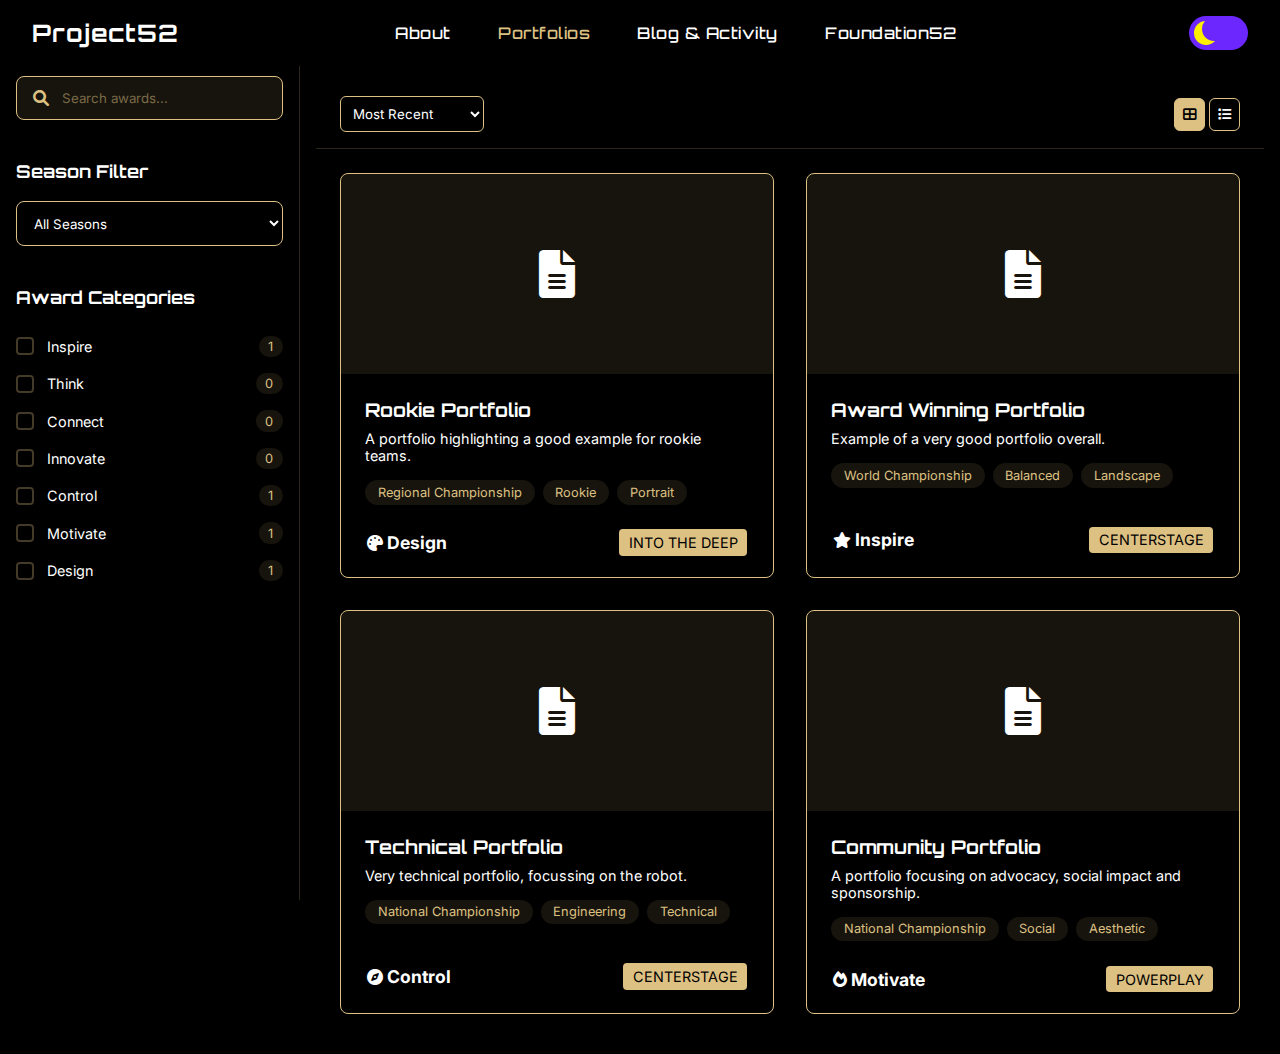
<file: portfolios.html>
<!DOCTYPE html>
<html lang="en" class="dark-mode">
<head>
    <meta charset="UTF-8">
    <meta name="viewport" content="width=device-width, initial-scale=1.0">
    <title>Award Resources - Project52</title>
    <link rel="stylesheet" href="styles.css">
    <link rel="stylesheet" href="portfolios.css">
    <link href="https://fonts.googleapis.com/css2?family=Inter:wght@300;400;500;600&family=Orbitron:wght@400;500;600&display=swap" rel="stylesheet">
    <link rel="stylesheet" href="https://cdnjs.cloudflare.com/ajax/libs/font-awesome/6.0.0/css/all.min.css">
</head>
<body>
    <nav class="navbar">
        <a href="index.html" class="logo">Project52</a>
        <ul class="nav-links">
            <li><a href="about.html" class="nav-link">About</a></li>
            <li><a href="portfolios.html" class="nav-link active">Portfolios</a></li>
            <li><a href="blog.html" class="nav-link">Blog & Activity</a></li>
            <li><a href="foundation.html" class="nav-link">Foundation52</a></li>
        </ul>
        <label class="switch">
            <input type="checkbox" id="themeSwitch">
            <span class="slider"></span>
        </label>
        <div class="burger">
            <div class="line1"></div>
            <div class="line2"></div>
            <div class="line3"></div>
        </div>
    </nav>

    <div class="content-wrapper">
        <!-- Sidebar -->
        <aside class="sidebar">
            <div class="search-container">
                <div class="search-bar">
                    <i class="fas fa-search"></i>
                    <input type="text" id="search-input" placeholder="Search awards...">
                </div>
            </div>

            <div class="filter-group">
                <h3>Season Filter</h3>
                <select id="season-select" class="season-select">
                    <option value="">All Seasons</option>
                    <option value="2024 INTO THE DEEP">INTO THE DEEP</option>
                    <option value="2023 CENTERSTAGE">CENTERSTAGE</option>
                    <option value="2022POWERPLAY">POWERPLAY</option>
                </select>
            </div>

            <div class="filter-group">
                <h3>Award Categories</h3>
                <label class="filter-option">
                    <input type="checkbox" value="Inspire">
                    <span class="checkmark"></span>
                    Inspire
                    <span class="count">0</span>
                </label>
                <label class="filter-option">
                    <input type="checkbox" value="Think">
                    <span class="checkmark"></span>
                    Think
                    <span class="count">0</span>
                </label>
                <label class="filter-option">
                    <input type="checkbox" value="Connect">
                    <span class="checkmark"></span>
                    Connect
                    <span class="count">0</span>
                </label>
                <label class="filter-option">
                    <input type="checkbox" value="Innovate">
                    <span class="checkmark"></span>
                    Innovate
                    <span class="count">0</span>
                </label>
                <label class="filter-option">
                    <input type="checkbox" value="Control">
                    <span class="checkmark"></span>
                    Control
                    <span class="count">0</span>
                </label>
                <label class="filter-option">
                    <input type="checkbox" value="Motivate">
                    <span class="checkmark"></span>
                    Motivate
                    <span class="count">0</span>
                </label>
                <label class="filter-option">
                    <input type="checkbox" value="Design">
                    <span class="checkmark"></span>
                    Design
                    <span class="count">0</span>
                </label>
            </div>
        </aside>

        <!-- Main Content -->
        <main class="main-content">
            <div class="controls-container">
                <div class="controls-left">
                    <div class="sort-group">
                        <select id="sort-select" class="sort-select">
                            <option value="recent">Most Recent</option>
                            <option value="name">Name (A-Z)</option>
                            <option value="success">Most Successful</option>
                        </select>
                    </div>
                </div>
                <div class="controls-right">
                    <button class="view-toggle grid-view active">
                        <i class="fas fa-th-large"></i>
                    </button>
                    <button class="view-toggle list-view">
                        <i class="fas fa-list"></i>
                    </button>
                </div>
            </div>

            <!-- Document Grid -->
            <div class="document-grid">
                <!-- Documents will be loaded from static data -->
            </div>
        </main>
    </div>

    <script src="portfolios.js"></script>
</body>
</html>
</file>
<file: styles.css>
:root {
    --bg-color-light: #ffffff;
    --text-color-light: #000000;
    --navbar-bg-light: #ffffff;
    --accent-color-light: #522ba7;
    
    --bg-color-dark: #000000;
    --text-color-dark: #ffffff;
    --navbar-bg-dark: #000000;
    --accent-color-dark: #DDC183;

    /* Font families */
    --font-heading: 'Orbitron', sans-serif;
    --font-body: 'Inter', sans-serif;
}

* {
    margin: 0;
    padding: 0;
    box-sizing: border-box;
    transition: background-color 0.3s ease,
                color 0.3s ease,
                border-color 0.3s ease,
                box-shadow 0.3s ease;
}

body {
    font-family: var(--font-body);
    padding-top: 4rem;
    background-color: var(--bg-color);
    color: var(--text-color);
    overflow-x: hidden;
}

/* Theme Styles */
.light-mode {
    --bg-color: var(--bg-color-light);
    --text-color: var(--text-color-light);
    --navbar-bg: var(--navbar-bg-light);
    --accent-color: var(--accent-color-light);
}

.dark-mode {
    --bg-color: var(--bg-color-dark);
    --text-color: var(--text-color-dark);
    --navbar-bg: var(--navbar-bg-dark);
    --accent-color: var(--accent-color-dark);
}

.navbar {
    position: fixed;
    top: 0;
    left: 0;
    right: 0;
    display: flex;
    justify-content: space-between;
    align-items: center;
    background-color: var(--navbar-bg);
    padding: 1rem 2rem;
    z-index: 1000;
    transition: background-color 0.3s ease;
}

.navbar.transparent {
    background-color: #2a2a2a;
    backdrop-filter: blur(5px);
}

.logo {
    color: var(--text-color);
    font-family: var(--font-heading);
    font-size: 1.5rem;
    font-weight: 700;
    letter-spacing: 1px;
    text-decoration: none;
    transition: color 0.3s ease;
}

.logo:hover {
    color: var(--accent-color);
}

.nav-links {
    display: flex;
    justify-content: space-around;
    width: 50%;
    list-style: none;
}

.nav-links a {
    color: var(--text-color);
    font-family: var(--font-heading);
    text-decoration: none;
    font-size: 1rem;
    font-weight: 500;
    letter-spacing: 0.5px;
    transition: color 0.3s ease;
}

.nav-links a:hover {
    color: var(--accent-color);
}

.nav-links a.active {
    color: var(--accent-color);
}

.burger {
    display: none;
    cursor: pointer;
}

.burger div {
    width: 25px;
    height: 3px;
    background-color: var(--text-color);
    margin: 5px;
    transition: all 0.3s ease;
}

@media screen and (max-width: 768px) {
    .nav-links {
        position: absolute;
        right: 0px;
        height: 92vh;
        top: 8vh;
        background-color: var(--navbar-bg);
        display: flex;
        flex-direction: column;
        align-items: center;
        width: 50%;
        transform: translateX(100%);
        transition: transform 0.5s ease-in;
        z-index: 1;
    }
    
    .nav-links li {
        opacity: 0;
    }
    
    .burger {
        display: block;
    }
}

/* Theme Switch Styles */
.switch {
    font-size: 17px;
    position: relative;
    display: inline-block;
    width: 3.5em;
    height: 2em;
    margin-left: 1rem;
}

.switch input {
    opacity: 0;
    width: 0;
    height: 0;
}

.slider {
    --background: #6C27FF;
    position: absolute;
    cursor: pointer;
    top: 0;
    left: 0;
    right: 0;
    bottom: 0;
    background-color: var(--background);
    transition: .5s;
    border-radius: 30px;
}

.slider:before {
    position: absolute;
    content: "";
    height: 1.4em;
    width: 1.4em;
    border-radius: 50%;
    left: 10%;
    bottom: 15%;
    box-shadow: inset 8px -4px 0px 0px #fff000;
    background: var(--background);
    transition: .5s;
}

input:checked + .slider {
    background-color: #71BFFF;
}

input:checked + .slider:before {
    transform: translateX(100%);
    box-shadow: inset 15px -4px 0px 15px #fff000;
}

/* Slideshow Styles */
.slideshow-container {
    position: relative;
    width: 100%;
    height: 100vh;
    margin-top: -4rem;
    overflow: hidden;
}

.slide {
    position: absolute;
    width: 100%;
    height: 100%;
    opacity: 0;
    transition: opacity 0.5s ease-in-out;
}

.slide.active {
    opacity: 1;
}

.slide img {
    width: 100%;
    height: 100%;
    object-fit: cover;
}

.slide-text {
    position: absolute;
    bottom: 20%;
    left: 10%;
    color: white;
    text-shadow: 2px 2px 4px rgba(0, 0, 0, 0.5);
    z-index: 2;
}

.slide-text h2 {
    font-family: var(--font-heading);
    font-size: 3.5rem;
    margin-bottom: 1rem;
}

.slide-text p {
    font-size: 1.5rem;
    max-width: 600px;
}

.dot-container {
    position: absolute;
    bottom: 5%;
    left: 50%;
    transform: translateX(-50%);
    z-index: 2;
    display: flex;
    gap: 1rem;
    opacity: 0;
    visibility: hidden;
    transition: opacity 0.3s ease, visibility 0.3s ease;
    background-color: #2a2a2a;
    backdrop-filter: blur(5px);
    padding: 0.8rem 1.2rem;
    border-radius: 50px;
}

.dot-container.visible {
    opacity: 1;
    visibility: visible;
}

.dot {
    height: 12px;
    width: 12px;
    margin: 0;
    background-color: rgba(255, 255, 255, 0.5);
    border-radius: 50%;
    display: inline-block;
    cursor: pointer;
    transition: background-color 0.3s ease;
}

.dot.active {
    background-color: var(--accent-color);
}

.scroll-arrow {
    position: absolute;
    bottom: 5%;
    left: 50%;
    transform: translateX(-50%);
    z-index: 2;
    cursor: pointer;
    animation: bounce 2s infinite;
    opacity: 1;
    visibility: visible;
    transition: opacity 0.3s ease, visibility 0.3s ease;
    background-color: #2a2a2a;
    backdrop-filter: blur(5px);
    width: 56px;
    height: 56px;
    border-radius: 50%;
    display: flex;
    align-items: center;
    justify-content: center;
}

.scroll-arrow svg {
    width: 32px;
    height: 32px;
}

.scroll-arrow.hidden {
    opacity: 0;
    visibility: hidden;
}

@keyframes bounce {
    0%, 20%, 50%, 80%, 100% {
        transform: translateX(-50%) translateY(0);
    }
    40% {
        transform: translateX(-50%) translateY(-10px);
    }
    60% {
        transform: translateX(-50%) translateY(-5px);
    }
}

.slide::after {
    content: '';
    position: absolute;
    top: 0;
    left: 0;
    width: 100%;
    height: 100%;
    background: linear-gradient(to top, rgba(0,0,0,0.5) 0%, rgba(0,0,0,0.2) 50%, rgba(0,0,0,0) 100%);
    z-index: 1;
}

/* Info Columns Styles */
.info-columns {
    display: flex;
    justify-content: space-around;
    align-items: flex-start;
    padding: 4rem 2rem;
    background-color: var(--bg-color);
}

.column {
    flex: 1;
    max-width: 300px;
    text-align: center;
    margin: 0 1rem;
}

.circle-image {
    width: 200px;
    height: 200px;
    border-radius: 50%;
    overflow: hidden;
    margin: 0 auto 1.5rem;
    border: 4px solid var(--accent-color);
}

.circle-image img {
    width: 100%;
    height: 100%;
    object-fit: cover;
}

.column h3 {
    font-family: var(--font-heading);
    font-size: 1.5rem;
    margin-bottom: 1rem;
    color: var(--text-color);
}

.column p {
    color: var(--text-color);
    line-height: 1.6;
}

/* Blog Grid Styles */
.blog-grid {
    padding: 4rem 2rem;
    background-color: var(--bg-color);
}

.blog-grid h2 {
    font-family: var(--font-heading);
    font-size: 2rem;
    text-align: center;
    margin-bottom: 2rem;
    color: var(--text-color);
}

.grid-container {
    display: grid;
    grid-template-columns: repeat(auto-fill, minmax(300px, 1fr));
    gap: 2rem;
    padding: 0 1rem;
}

/* Responsive Design */
@media screen and (max-width: 768px) {
    .info-columns {
        flex-direction: column;
        align-items: center;
    }

    .column {
        margin: 2rem 0;
    }

    .slide-text h2 {
        font-size: 2rem;
    }

    .slide-text p {
        font-size: 1.2rem;
    }
}

/* Stats Section Styles */
.stats-section {
    padding: 6rem 2rem;
    background: linear-gradient(45deg, var(--bg-color), var(--navbar-bg));
    position: relative;
    overflow: hidden;
}

.stats-section::before {
    content: '';
    position: absolute;
    top: 0;
    left: 0;
    right: 0;
    bottom: 0;
    background: radial-gradient(circle at center, var(--accent-color) 0%, transparent 70%);
    opacity: 0.1;
    pointer-events: none;
}

.stat-container {
    max-width: 1200px;
    margin: 0 auto;
    display: flex;
    justify-content: space-around;
    align-items: center;
    gap: 2rem;
}

.stat-item {
    text-align: center;
    position: relative;
}

.stat-number {
    font-family: var(--font-heading);
    font-size: 4.5rem;
    font-weight: 700;
    color: var(--accent-color);
    margin-bottom: 1rem;
    line-height: 1;
    position: relative;
    display: inline-block;
}

.stat-number::after {
    content: '+';
    font-size: 2.5rem;
    position: absolute;
    top: 0;
    right: -1.5rem;
}

.stat-label {
    font-size: 1.2rem;
    color: var(--text-color);
    text-transform: uppercase;
    letter-spacing: 2px;
}

@media screen and (max-width: 768px) {
    .stat-container {
        flex-direction: column;
        gap: 4rem;
    }
    
    .stat-number {
        font-size: 3.5rem;
    }
    
    .stat-number::after {
        font-size: 2rem;
        right: -1.2rem;
    }
}

/* Sponsors Carousel Styles */
.sponsors-section {
    padding: 2rem 0;
    background: var(--bg-color);
    overflow: hidden;
    position: relative;
}

.sponsors-section::before,
.sponsors-section::after {
    content: '';
    position: absolute;
    top: 0;
    width: 200px;
    height: 100%;
    z-index: 2;
}

.sponsors-section::before {
    left: 0;
    background: linear-gradient(to right, var(--bg-color), transparent);
}

.sponsors-section::after {
    right: 0;
    background: linear-gradient(to left, var(--bg-color), transparent);
}

.sponsor-track {
    display: flex;
    width: fit-content;
    animation: scroll 30s linear infinite;
    transition: all 0.5s ease-out;
}

.sponsor-track:has(.sponsor-logo:hover) {
    animation-play-state: paused;
}

.sponsor-content {
    display: flex;
    gap: 4rem;
    padding: 0 2rem;
    pointer-events: none;
}

.sponsor-logo {
    flex: 0 0 auto;
    height: 80px;
    width: 180px;
    display: flex;
    align-items: center;
    justify-content: center;
    filter: grayscale(100%) brightness(0) invert(1);
    opacity: 0.6;
    transition: all 0.3s ease;
    pointer-events: auto;
}

.sponsor-track:has(.sponsor-logo:hover) .sponsor-logo {
    opacity: 0.3;
}

.sponsor-logo:hover {
    filter: grayscale(0%) brightness(1) invert(0);
    opacity: 1 !important;
    transform: scale(1.05);
}

.sponsor-logo img {
    max-width: 100%;
    max-height: 100%;
    object-fit: contain;
}

@keyframes scroll {
    0% {
        transform: translateX(0);
    }
    100% {
        transform: translateX(-50%);
    }
}

/* Add responsive adjustments */
@media screen and (max-width: 768px) {
    .sponsor-logo {
        height: 60px;
        width: 140px;
    }
    
    .sponsor-content {
        gap: 3rem;
    }
}

/* Custom Scrollbar Styles */
body {
    --scrollbar-width: 12px;
    --scrollbar-track: rgba(var(--text-color-rgb), 0.15);
    --scrollbar-thumb: #ddc183;
    scrollbar-width: var(--scrollbar-width);
    scrollbar-color: var(--scrollbar-thumb) var(--scrollbar-track);
}

/* Webkit Scrollbar Styles */
body::-webkit-scrollbar {
    width: var(--scrollbar-width);
}

body::-webkit-scrollbar-track {
    background: var(--scrollbar-track);
}

body::-webkit-scrollbar-thumb {
    background-color: var(--scrollbar-thumb);
    border-radius: 6px;
}

body::-webkit-scrollbar-thumb:hover {
    background-color: #e5cd99;
}
</file>
<file: portfolios.css>
/* Resources Layout */
.content-wrapper {
    display: flex;
    min-height: calc(100vh - 60px);  /* Full height minus navbar */
}

/* Sidebar */
.sidebar {
    width: 300px;
    background-color: var(--navbar-bg);
    padding: 1rem 0;
    border-right: 1px solid rgba(221, 193, 131, 0.2);
    position: fixed;  /* Change to fixed */
    top: 60px;  /* Account for navbar */
    bottom: 0;
    overflow: hidden;  /* Prevent all scrolling */
}

.sidebar-header {
    display: flex;
    justify-content: space-between;
    align-items: center;
    margin-bottom: 2rem;
}

.sidebar-header h2 {
    font-family: var(--font-heading);
    font-size: 1.5rem;
    color: var(--text-color);
}

.mobile-close {
    display: none;
    background: none;
    border: none;
    color: var(--text-color);
    font-size: 1.2rem;
    cursor: pointer;
}

/* Search Bar */
.search-container {
    margin-bottom: 1.5rem;
    padding: 0 1rem;
}

.search-bar {
    background-color: rgba(221, 193, 131, 0.1);
    border: 1px solid var(--accent-color);
    border-radius: 8px;
    padding: 0.8rem 1rem;
    display: flex;
    align-items: center;
    gap: 0.8rem;
}

.search-bar i {
    color: var(--accent-color);
}

.search-bar input {
    background: none;
    border: none;
    color: var(--text-color);
    width: 100%;
    font-family: var(--font-body);
}

.search-bar input::placeholder {
    color: rgba(221, 193, 131, 0.5);
}

.search-bar input:focus {
    outline: none;
}

/* Controls Container */
.controls-container {
    position: sticky;
    top: 0;
    z-index: 10;
    background-color: var(--bg-color);
    padding: 1rem 1.5rem;
    display: flex;
    justify-content: space-between;
    align-items: center;
    border-bottom: 1px solid rgba(221, 193, 131, 0.2);
}

/* Sort Group */
.sort-group {
    display: flex;
    align-items: center;
    gap: 1rem;
}

.sort-select {
    padding: 0.5rem;
    border: 1px solid var(--accent-color);
    border-radius: 6px;
    background-color: var(--navbar-bg);
    color: var(--text-color);
    font-family: var(--font-body);
    cursor: pointer;
}

/* View Controls */
.view-controls {
    display: flex;
    gap: 0.5rem;
}

.view-toggle {
    padding: 0.5rem;
    border-radius: 6px;
    background-color: var(--navbar-bg);
    color: var(--text-color);
    border: 1px solid var(--accent-color);
    cursor: pointer;
}

.view-toggle.active {
    background-color: var(--accent-color);
    color: var(--navbar-bg);
}

/* Filter Groups */
.filter-group {
    padding: 1rem;
    margin-bottom: 0.5rem;
}

.filter-group:first-of-type {
    border-bottom: none;
}

.filter-group:last-child {
    margin-bottom: 0;
}

.filter-group h3 {
    font-family: var(--font-heading);
    color: var(--text-color);
    font-size: 1.1rem;
    margin-bottom: 1.2rem;
}

.sub-group {
    margin-bottom: 1.5rem;
}

.sub-group h4 {
    color: var(--text-color);
    font-size: 0.9rem;
    margin-bottom: 0.8rem;
    opacity: 0.8;
}

/* Season Filter */
.season-select {
    width: 100%;
    padding: 0.8rem;
    border: 1px solid var(--accent-color);
    border-radius: 8px;
    background-color: var(--navbar-bg);
    color: var(--text-color);
    font-family: var(--font-body);
    margin-bottom: 0rem;
    cursor: pointer;
}

.season-select:focus {
    outline: none;
    border-color: var(--accent-color);
    box-shadow: 0 0 0 2px rgba(var(--accent-color-rgb), 0.2);
}

.season {
    display: inline-flex;
    align-items: center;
    padding: 0.3rem 0.6rem;
    background-color: var(--accent-color);
    color: var(--navbar-bg);
    border-radius: 4px;
    font-size: 0.9rem;
    margin-left: 1rem;
}

/* Filter Options */
.filter-option {
    display: flex;
    align-items: center;
    padding: 0.5rem 0;
    color: var(--text-color);
    cursor: pointer;
    font-size: 0.9rem;
}

.filter-option input[type="checkbox"] {
    display: none;
}

.checkmark {
    width: 18px;
    height: 18px;
    border: 2px solid rgba(221, 193, 131, 0.3);
    border-radius: 4px;
    margin-right: 0.8rem;
    position: relative;
    transition: all 0.3s ease;
}

.filter-option:hover .checkmark {
    border-color: var(--accent-color);
}

.filter-option input[type="checkbox"]:checked + .checkmark {
    background-color: var(--accent-color);
    border-color: var(--accent-color);
}

.filter-option input[type="checkbox"]:checked + .checkmark::after {
    content: '\f00c';
    font-family: 'Font Awesome 6 Free';
    font-weight: 900;
    position: absolute;
    top: 50%;
    left: 50%;
    transform: translate(-50%, -50%);
    color: var(--bg-color);
    font-size: 0.7rem;
}

.count {
    margin-left: auto;
    background-color: rgba(221, 193, 131, 0.1);
    color: var(--accent-color);
    padding: 0.2rem 0.6rem;
    border-radius: 12px;
    font-size: 0.8rem;
}

/* Main Content */
.main-content {
    flex: 1;
    margin-left: 300px;  /* Account for fixed sidebar */
    position: relative;
    padding: 1rem;
    overflow-y: auto;
}

/* Toolbar */
.toolbar {
    display: flex;
    justify-content: flex-end;
    margin-bottom: 2rem;
    gap: 1rem;
}

.mobile-filter-btn {
    display: none;
    align-items: center;
    gap: 0.5rem;
    padding: 0.8rem 1.2rem;
    background-color: var(--accent-color);
    border: none;
    border-radius: 8px;
    color: var(--bg-color);
    cursor: pointer;
    transition: all 0.3s ease;
}

.view-options {
    display: flex;
    gap: 0.5rem;
}

.view-btn {
    padding: 0.8rem;
    background-color: rgba(221, 193, 131, 0.1);
    border: none;
    border-radius: 8px;
    color: var(--text-color);
    cursor: pointer;
    transition: all 0.3s ease;
}

.view-btn.active {
    background-color: var(--accent-color);
    color: var(--bg-color);
}

/* Resources Grid */
.resources-grid {
    display: grid;
    grid-template-columns: repeat(auto-fill, minmax(300px, 1fr));
    gap: 1.5rem;
}

.resource-card {
    background-color: var(--bg-color);
    border: 1px solid rgba(221, 193, 131, 0.2);
    border-radius: 12px;
    padding: 1.5rem;
    transition: all 0.3s ease;
}

.resource-card:hover {
    transform: translateY(-2px);
    box-shadow: 0 8px 24px rgba(0, 0, 0, 0.2);
    border-color: var(--accent-color);
}

.award-badge {
    font-size: 1.1rem;
    font-weight: bold;
    color: var(--text-color);
    display: flex;
    align-items: center;
    gap: 0.7rem;
}

.award-badge i {
    color: var(--text-color);
    font-size: 1rem;
}

.gold i { color: #FFD700; }
.silver i { color: #C0C0C0; }
.bronze i { color: #CD7F32; }
.honorable i { color: var(--accent-color); }

.resource-info h3 {
    color: var(--text-color);
    font-family: var(--font-heading);
    font-size: 1.1rem;
    margin-bottom: 0.8rem;
}

.resource-description {
    color: var(--text-color);
    opacity: 0.8;
    font-size: 0.9rem;
    line-height: 1.6;
    margin-bottom: 1rem;
}

.resource-meta {
    display: flex;
    flex-wrap: wrap;
    gap: 0.5rem;
    margin-bottom: 1.2rem;
}

.meta-tag {
    font-size: 0.8rem;
    padding: 0.3rem 0.8rem;
    border-radius: 12px;
    background-color: rgba(221, 193, 131, 0.1);
    color: var(--accent-color);
}

.download-btn {
    width: 100%;
    display: flex;
    align-items: center;
    justify-content: center;
    gap: 0.5rem;
    padding: 0.8rem;
    background-color: var(--accent-color);
    color: var(--bg-color);
    border: none;
    border-radius: 8px;
    font-family: var(--font-body);
    font-size: 0.9rem;
    cursor: pointer;
    transition: all 0.3s ease;
    text-decoration: none;
}

.download-btn:hover {
    background-color: #c4a357;
    transform: translateY(-2px);
}

/* List View */
.resources-grid[data-view="list"] {
    display: flex;
    flex-direction: column;
}

.resources-grid[data-view="list"] .resource-card {
    display: grid;
    grid-template-columns: auto 1fr auto;
    align-items: center;
    gap: 1.5rem;
}

.resources-grid[data-view="list"] .award-badge {
    margin-bottom: 0;
}

.resources-grid[data-view="list"] .download-btn {
    width: auto;
}

/* Mobile Styles */
@media (max-width: 768px) {
    .sidebar {
        transform: translateX(-100%);
        z-index: 1000;
        transition: transform 0.3s ease;
    }

    .sidebar.active {
        transform: translateX(0);
    }

    .main-content {
        margin-left: 0;
    }

    .mobile-filter-btn {
        display: flex;
    }

    .resources-grid {
        grid-template-columns: 1fr;
    }

    .resources-grid[data-view="list"] .resource-card {
        grid-template-columns: 1fr;
    }
}

/* Document Grid */
.document-grid {
    display: grid;
    grid-template-columns: repeat(auto-fill, minmax(300px, 1fr));
    gap: 2rem;
    padding: 1.5rem;  /* Add some space after sticky controls */
}

.document-card {
    background-color: var(--navbar-bg);
    border: 1px solid var(--accent-color);
    border-radius: 8px;
    overflow: hidden;
    transition: transform 0.2s;
}

.document-card:hover {
    transform: translateY(-4px);
}

.document-preview {
    width: 100%;
    height: 200px;
    background-color: rgba(221, 193, 131, 0.1);
    display: flex;
    justify-content: center;
    align-items: center;
}

.document-info {
    position: relative;
    min-height: 200px;
    padding: 1.5rem;
}

.document-info h3 {
    margin: 0 0 0.5rem 0;
    color: var(--text-color);
    font-family: var(--font-heading);
}

.document-description {
    color: var(--text-color);
    margin-bottom: 1rem;
    font-size: 0.9rem;
}

.document-tags {
    display: flex;
    flex-wrap: wrap;
    gap: 0.5rem;
    margin-bottom: 3rem;
}

.tag {
    background-color: rgba(221, 193, 131, 0.1);
    color: var(--accent-color);
    padding: 0.3rem 0.8rem;
    border-radius: 20px;
    font-size: 0.8rem;
}

.document-meta {
    display: flex;
    justify-content: space-between;
    align-items: center;
    font-size: 0.8rem;
    color: var(--text-color);
    position: absolute;
    bottom: 1.3rem;
    left: 1.6rem;
    right: 1.6rem;
}

.award-badge {
    display: flex;
    align-items: center;
    gap: 0.3rem;
}

.award-badge i {
    color: var(--text-color);
}

/* List View Styles */
.document-grid.list-view {
    grid-template-columns: 1fr;
}

.document-grid.list-view .document-card {
    display: grid;
    grid-template-columns: 200px 1fr;
}

.document-grid.list-view .document-preview {
    height: 100%;
}

@media (max-width: 768px) {
    .document-grid.list-view .document-card {
        grid-template-columns: 1fr;
    }
}
</file>
